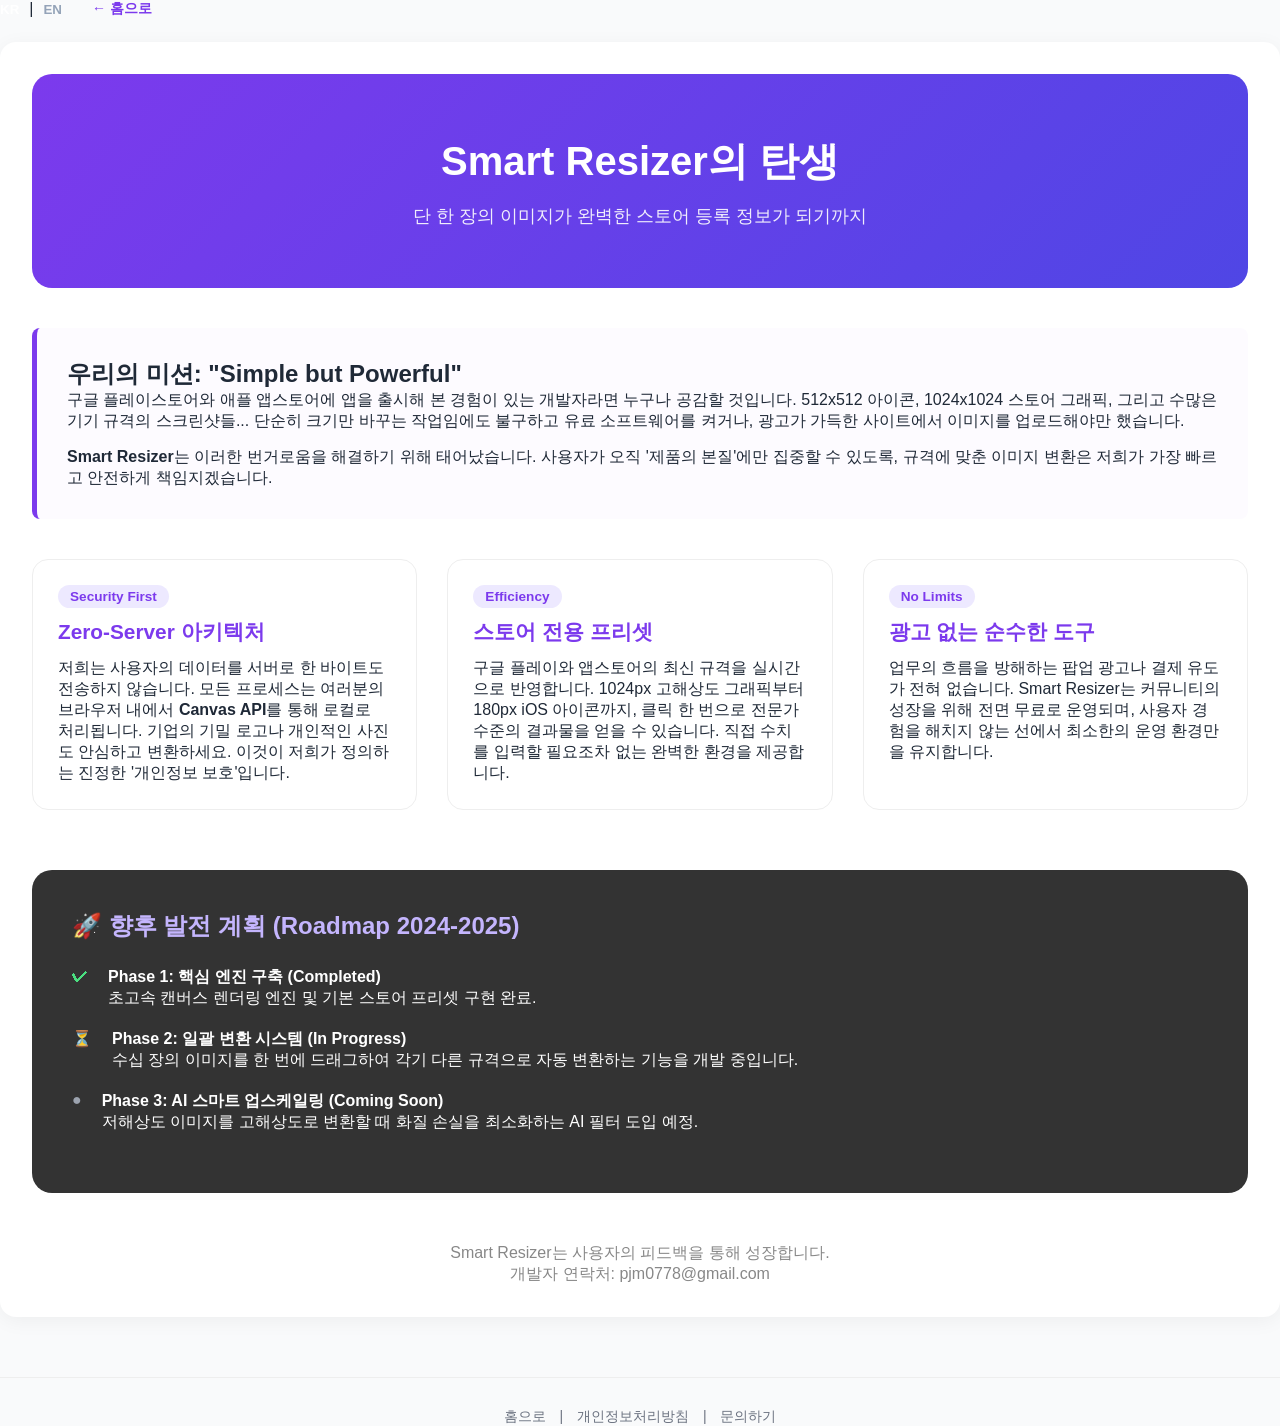
<file: about.html>
<!DOCTYPE html>
<html lang="ko">
<head>
<!-- Google tag (gtag.js) -->
<script async src="https://www.googletagmanager.com/gtag/js?id=G-EPY4W8WF1Y"></script>
<script>
  window.dataLayer = window.dataLayer || [];
  function gtag(){dataLayer.push(arguments);}
  gtag('js', new Date());

  gtag('config', 'G-EPY4W8WF1Y');
</script>
  <meta charset="UTF-8">
  <title data-i18n="aboutTitle">Smart Resizer - 서비스 소개 및 비전</title>
  <meta name="viewport" content="width=device-width, initial-scale=1.0">
  <link rel="stylesheet" href="style.css">
  <style>
    .about-hero {
      background: linear-gradient(135deg, #7c3aed 0%, #4f46e5 100%);
      color: white;
      padding: 60px 20px;
      border-radius: 20px;
      margin-bottom: 40px;
      text-align: center;
    }
    .about-hero h1 { color: white; font-size: 2.5rem; margin-bottom: 15px; }
    .about-hero p { font-size: 1.1rem; opacity: 0.9; }
    
    .vision-section {
      margin: 40px 0;
      padding: 30px;
      background: #fdfbff;
      border-left: 5px solid #7c3aed;
      border-radius: 8px;
    }
    
    .feature-list {
      display: grid;
      grid-template-columns: repeat(auto-fit, minmax(300px, 1fr));
      gap: 30px;
      margin: 40px 0;
    }
    
    .feature-item {
      padding: 25px;
      border: 1px solid #eee;
      border-radius: 16px;
      transition: all 0.3s ease;
    }
    .feature-item:hover {
      box-shadow: 0 10px 30px rgba(124, 58, 237, 0.1);
      border-color: #7c3aed;
    }
    .feature-item h3 { color: #7c3aed; margin-bottom: 12px; font-size: 1.3rem; }
    
    .tech-badge {
      display: inline-block;
      padding: 4px 12px;
      background: #ede9ff;
      color: #7c3aed;
      border-radius: 20px;
      font-size: 0.85rem;
      font-weight: 600;
      margin-bottom: 10px;
    }

    .roadmap {
      background: #333;
      color: white;
      padding: 40px;
      border-radius: 20px;
      margin-top: 60px;
    }
    .roadmap h2 { color: #c4b5fd; margin-bottom: 25px; }
    .roadmap-item {
      display: flex;
      gap: 20px;
      margin-bottom: 20px;
    }
    .status-done { color: #4ade80; }
    .status-doing { color: #fbbf24; }
    .status-todo { color: #9ca3af; }
  </style>
</head>
<body>
  <header>
    <div class="lang-selector">
      <button onclick="setLanguage('ko')" id="lang-ko">KR</button>
      <span class="divider">|</span>
      <button onclick="setLanguage('en')" id="lang-en">EN</button>
      <a href="index.html" style="text-decoration:none; color:#7c3aed; font-weight:bold; font-size:14px; margin-left:20px;" data-i18n="backHome">← 홈으로</a>
    </div>
  </header>
  
  <main class="container">
    <section class="about-hero">
      <h1 data-i18n="aboutHeroTitle">Smart Resizer의 탄생</h1>
      <p data-i18n="aboutHeroDesc">단 한 장의 이미지가 완벽한 스토어 등록 정보가 되기까지</p>
    </section>

    <section class="vision-section">
      <h2 data-i18n="visionTitle">우리의 미션: "Simple but Powerful"</h2>
      <p data-i18n="visionP1">
        구글 플레이스토어와 애플 앱스토어에 앱을 출시해 본 경험이 있는 개발자라면 누구나 공감할 것입니다. 
        512x512 아이콘, 1024x1024 스토어 그래픽, 그리고 수많은 기기 규격의 스크린샷들... 
        단순히 크기만 바꾸는 작업임에도 불구하고 유료 소프트웨어를 켜거나, 광고가 가득한 사이트에서 이미지를 업로드해야만 했습니다.
      </p>
      <p style="margin-top:15px;" data-i18n="visionP2">
        <strong>Smart Resizer</strong>는 이러한 번거로움을 해결하기 위해 태어났습니다. 
        사용자가 오직 '제품의 본질'에만 집중할 수 있도록, 규격에 맞춘 이미지 변환은 저희가 가장 빠르고 안전하게 책임지겠습니다.
      </p>
    </section>

    <div class="feature-list">
      <div class="feature-item">
        <span class="tech-badge" data-i18n="badgeSecurity">Security First</span>
        <h3 data-i18n="featSecTitle">Zero-Server 아키텍처</h3>
        <p data-i18n="featSecDesc">저희는 사용자의 데이터를 서버로 한 바이트도 전송하지 않습니다. 모든 프로세스는 여러분의 브라우저 내에서 <strong>Canvas API</strong>를 통해 로컬로 처리됩니다. 기업의 기밀 로고나 개인적인 사진도 안심하고 변환하세요. 이것이 저희가 정의하는 진정한 '개인정보 보호'입니다.</p>
      </div>
      
      <div class="feature-item">
        <span class="tech-badge" data-i18n="badgeEfficiency">Efficiency</span>
        <h3 data-i18n="featEffTitle">스토어 전용 프리셋</h3>
        <p data-i18n="featEffDesc">구글 플레이와 앱스토어의 최신 규격을 실시간으로 반영합니다. 1024px 고해상도 그래픽부터 180px iOS 아이콘까지, 클릭 한 번으로 전문가 수준의 결과물을 얻을 수 있습니다. 직접 수치를 입력할 필요조차 없는 완벽한 환경을 제공합니다.</p>
      </div>

      <div class="feature-item">
        <span class="tech-badge" data-i18n="badgeNoLimits">No Limits</span>
        <h3 data-i18n="featNoLimitTitle">광고 없는 순수한 도구</h3>
        <p data-i18n="featNoLimitDesc">업무의 흐름을 방해하는 팝업 광고나 결제 유도가 전혀 없습니다. Smart Resizer는 커뮤니티의 성장을 위해 전면 무료로 운영되며, 사용자 경험을 해치지 않는 선에서 최소한의 운영 환경만을 유지합니다.</p>
      </div>
    </div>

    <section class="roadmap">
      <h2 data-i18n="roadmapTitle">🚀 향후 발전 계획 (Roadmap 2024-2025)</h2>
      <div class="roadmap-item">
        <span class="status-done">✔</span>
        <div>
          <strong data-i18n="rm1Title">Phase 1: 핵심 엔진 구축 (Completed)</strong>
          <p data-i18n="rm1Desc">초고속 캔버스 렌더링 엔진 및 기본 스토어 프리셋 구현 완료.</p>
        </div>
      </div>
      <div class="roadmap-item">
        <span class="status-doing">⏳</span>
        <div>
          <strong data-i18n="rm2Title">Phase 2: 일괄 변환 시스템 (In Progress)</strong>
          <p data-i18n="rm2Desc">수십 장의 이미지를 한 번에 드래그하여 각기 다른 규격으로 자동 변환하는 기능을 개발 중입니다.</p>
        </div>
      </div>
      <div class="roadmap-item">
        <span class="status-todo">●</span>
        <div>
          <strong data-i18n="rm3Title">Phase 3: AI 스마트 업스케일링 (Coming Soon)</strong>
          <p data-i18n="rm3Desc">저해상도 이미지를 고해상도로 변환할 때 화질 손실을 최소화하는 AI 필터 도입 예정.</p>
        </div>
      </div>
    </section>

    <section style="margin-top:50px; text-align:center; color:#888;">
      <p data-i18n="contactInfo">Smart Resizer는 사용자의 피드백을 통해 성장합니다.</p>
      <p>개발자 연락처: pjm0778@gmail.com</p>
    </section>
  </main>

  <footer>
    <p>
      <a href="index.html" data-i18n="backHomeSimple">홈으로</a> |
      <a href="https://cooing-vacuum-46e.notion.site/3184e816cbe380c0a68adf9e49b65bcc" target="_blank" data-i18n="privacyPolicy">개인정보처리방침</a> |
      <a href="contact.html" data-i18n="contact">문의하기</a>
    </p>
  </footer>
  <script src="main.js"></script>
</body>
</html>
</file>
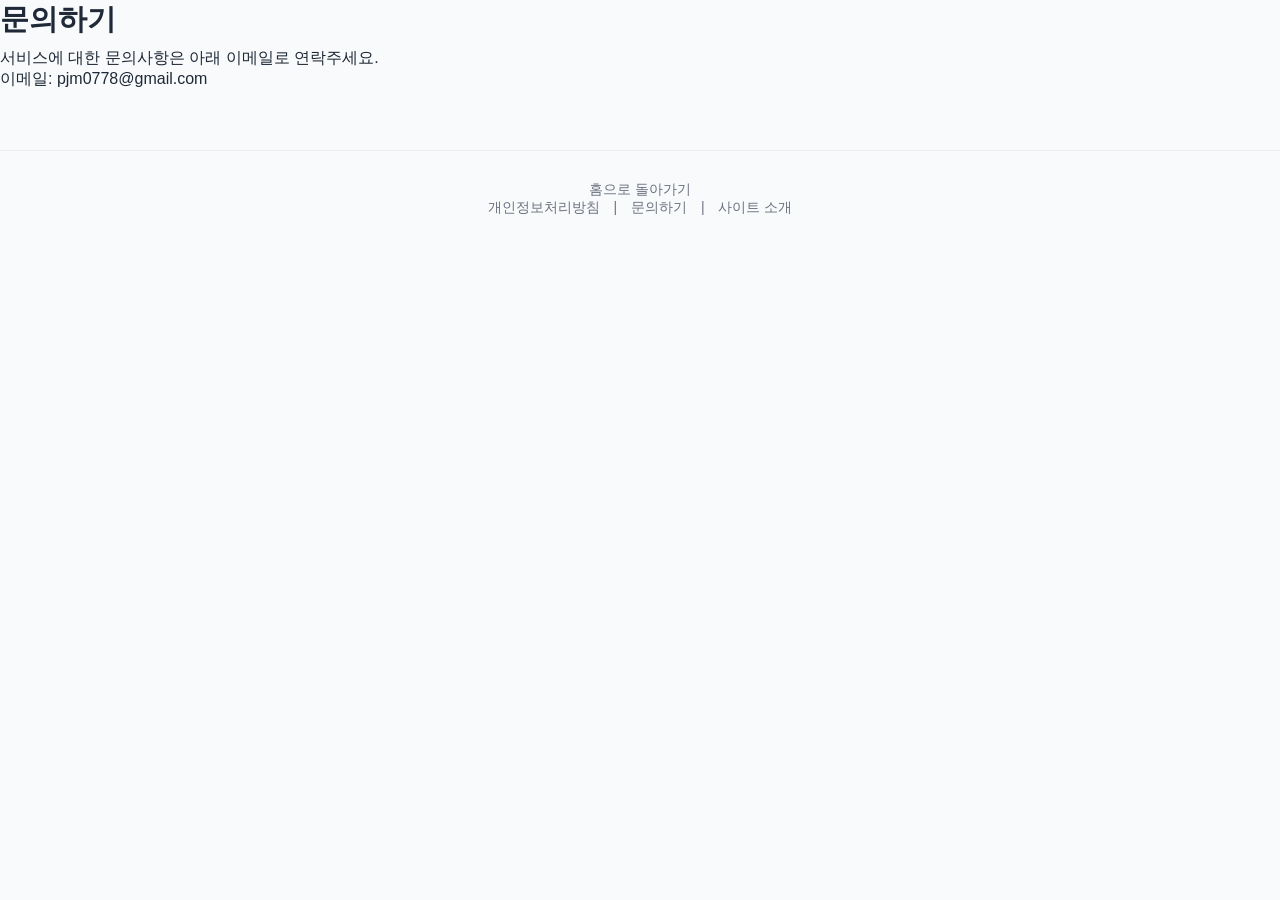
<file: contact.html>
<!DOCTYPE html>
<html lang="ko">
<head>
<!-- Google tag (gtag.js) -->
<script async src="https://www.googletagmanager.com/gtag/js?id=G-EPY4W8WF1Y"></script>
<script>
  window.dataLayer = window.dataLayer || [];
  function gtag(){dataLayer.push(arguments);}
  gtag('js', new Date());

  gtag('config', 'G-EPY4W8WF1Y');
</script>
  <meta charset="UTF-8">
  <title>문의하기</title>
  <meta name="viewport" content="width=device-width, initial-scale=1.0">
  <link rel="stylesheet" href="style.css">
</head>
<body>
  <header>
    <h1>문의하기</h1>
  </header>
  <main>
    <p>서비스에 대한 문의사항은 아래 이메일로 연락주세요.</p>
    <p>이메일: pjm0778@gmail.com</p>
  </main>
  <footer>
    <p><a href="index.html">홈으로 돌아가기</a></p>
    <p>
      <a href="https://cooing-vacuum-46e.notion.site/3184e816cbe380c0a68adf9e49b65bcc" target="_blank">개인정보처리방침</a> |
      <a href="contact.html">문의하기</a> |
      <a href="about.html">사이트 소개</a>
    </p>
  </footer>
</body>
</html>
</file>
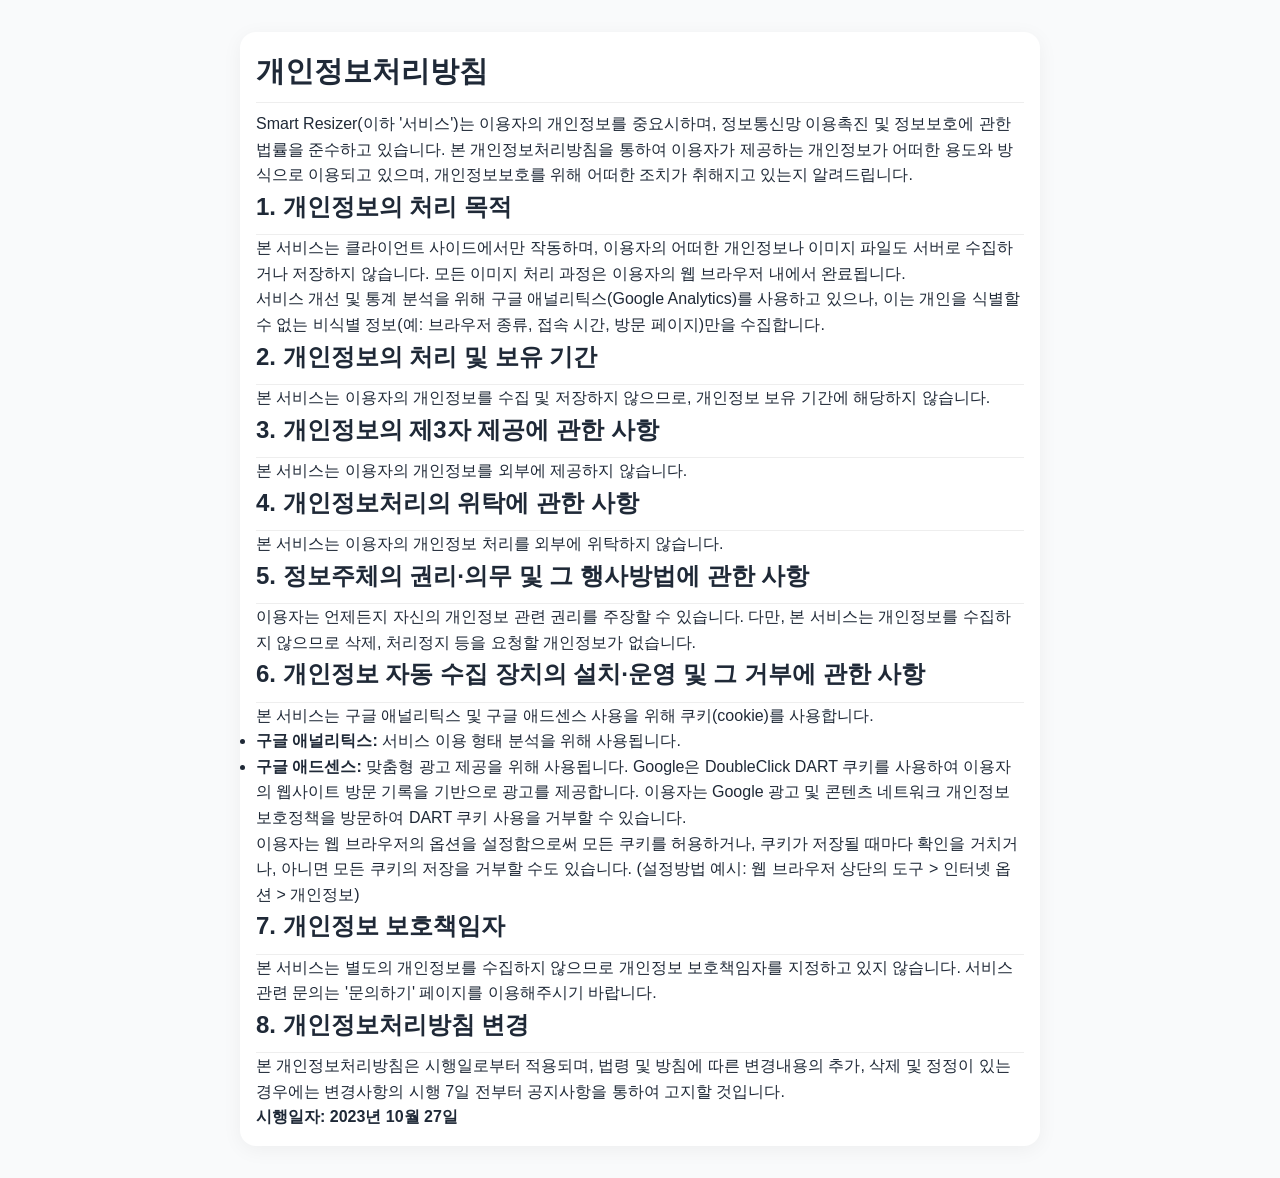
<file: privacy.html>
<!DOCTYPE html>
<html lang="ko">
<head>
    <meta charset="UTF-8">
    <meta name="viewport" content="width=device-width, initial-scale=1.0">
    <title>개인정보처리방침 - Smart Resizer</title>
    <link rel="stylesheet" href="style.css">
    <style>
        body {
            line-height: 1.6;
        }
        .container {
            max-width: 800px;
            margin: 2rem auto;
            padding: 1rem;
        }
        h1, h2 {
            border-bottom: 1px solid #eee;
            padding-bottom: 0.5rem;
        }
    </style>
</head>
<body>
    <div class="container">
        <h1>개인정보처리방침</h1>
        <p>Smart Resizer(이하 '서비스')는 이용자의 개인정보를 중요시하며, 정보통신망 이용촉진 및 정보보호에 관한 법률을 준수하고 있습니다. 본 개인정보처리방침을 통하여 이용자가 제공하는 개인정보가 어떠한 용도와 방식으로 이용되고 있으며, 개인정보보호를 위해 어떠한 조치가 취해지고 있는지 알려드립니다.</p>

        <h2>1. 개인정보의 처리 목적</h2>
        <p>본 서비스는 클라이언트 사이드에서만 작동하며, 이용자의 어떠한 개인정보나 이미지 파일도 서버로 수집하거나 저장하지 않습니다. 모든 이미지 처리 과정은 이용자의 웹 브라우저 내에서 완료됩니다.</p>
        <p>서비스 개선 및 통계 분석을 위해 구글 애널리틱스(Google Analytics)를 사용하고 있으나, 이는 개인을 식별할 수 없는 비식별 정보(예: 브라우저 종류, 접속 시간, 방문 페이지)만을 수집합니다.</p>

        <h2>2. 개인정보의 처리 및 보유 기간</h2>
        <p>본 서비스는 이용자의 개인정보를 수집 및 저장하지 않으므로, 개인정보 보유 기간에 해당하지 않습니다.</p>

        <h2>3. 개인정보의 제3자 제공에 관한 사항</h2>
        <p>본 서비스는 이용자의 개인정보를 외부에 제공하지 않습니다.</p>

        <h2>4. 개인정보처리의 위탁에 관한 사항</h2>
        <p>본 서비스는 이용자의 개인정보 처리를 외부에 위탁하지 않습니다.</p>

        <h2>5. 정보주체의 권리·의무 및 그 행사방법에 관한 사항</h2>
        <p>이용자는 언제든지 자신의 개인정보 관련 권리를 주장할 수 있습니다. 다만, 본 서비스는 개인정보를 수집하지 않으므로 삭제, 처리정지 등을 요청할 개인정보가 없습니다.</p>

        <h2>6. 개인정보 자동 수집 장치의 설치·운영 및 그 거부에 관한 사항</h2>
        <p>본 서비스는 구글 애널리틱스 및 구글 애드센스 사용을 위해 쿠키(cookie)를 사용합니다.</p>
        <ul>
            <li><strong>구글 애널리틱스:</strong> 서비스 이용 형태 분석을 위해 사용됩니다.</li>
            <li><strong>구글 애드센스:</strong> 맞춤형 광고 제공을 위해 사용됩니다. Google은 DoubleClick DART 쿠키를 사용하여 이용자의 웹사이트 방문 기록을 기반으로 광고를 제공합니다. 이용자는 Google 광고 및 콘텐츠 네트워크 개인정보보호정책을 방문하여 DART 쿠키 사용을 거부할 수 있습니다.</li>
        </ul>
        <p>이용자는 웹 브라우저의 옵션을 설정함으로써 모든 쿠키를 허용하거나, 쿠키가 저장될 때마다 확인을 거치거나, 아니면 모든 쿠키의 저장을 거부할 수도 있습니다. (설정방법 예시: 웹 브라우저 상단의 도구 > 인터넷 옵션 > 개인정보)</p>

        <h2>7. 개인정보 보호책임자</h2>
        <p>본 서비스는 별도의 개인정보를 수집하지 않으므로 개인정보 보호책임자를 지정하고 있지 않습니다. 서비스 관련 문의는 '문의하기' 페이지를 이용해주시기 바랍니다.</p>

        <h2>8. 개인정보처리방침 변경</h2>
        <p>본 개인정보처리방침은 시행일로부터 적용되며, 법령 및 방침에 따른 변경내용의 추가, 삭제 및 정정이 있는 경우에는 변경사항의 시행 7일 전부터 공지사항을 통하여 고지할 것입니다.</p>

        <p><strong>시행일자: 2023년 10월 27일</strong></p>
    </div>
</body>
</html>
</file>
<file: style.css>
* { box-sizing: border-box; margin: 0; padding: 0; }
:root {
  --primary: #7c3aed;
  --primary-light: #f5f3ff;
  --sidebar-bg: #1e1b4b;
  --sidebar-text: #e0e7ff;
  --text-main: #1f2937;
  --text-muted: #6b7280;
  --bg-main: #f9fafb;
}

body {
  font-family: 'Apple SD Gothic Neo', 'Noto Sans KR', sans-serif;
  color: var(--text-main);
  background: var(--bg-main);
  min-height: 100vh;
}

/* Dashboard Layout */
.dashboard-layout {
  display: flex;
  min-height: 100vh;
}

/* Sidebar Styles */
.sidebar {
  width: 260px;
  background: var(--sidebar-bg);
  color: var(--sidebar-text);
  display: flex;
  flex-direction: column;
  flex-shrink: 0;
  transition: all 0.3s ease;
  z-index: 1000;
}

.sidebar-header {
  padding: 24px;
  border-bottom: 1px solid rgba(255,255,255,0.1);
}

.sidebar-header .logo {
  font-size: 1.25rem;
  font-weight: 700;
  color: white;
}

.sidebar-nav {
  flex: 1;
  padding: 20px 0;
}

.sidebar-nav ul {
  list-style: none;
}

.nav-item {
  display: flex;
  align-items: center;
  padding: 12px 24px;
  color: var(--sidebar-text);
  text-decoration: none;
  font-size: 0.95rem;
  transition: all 0.2s;
  gap: 12px;
}

.nav-item:hover {
  background: rgba(255,255,255,0.05);
  color: white;
}

.nav-item.active {
  background: var(--primary);
  color: white;
  font-weight: 600;
}

.nav-item.divider {
  height: 1px;
  background: rgba(255,255,255,0.1);
  margin: 10px 0;
  padding: 0;
}

.sidebar-footer {
  padding: 20px;
  border-top: 1px solid rgba(255,255,255,0.1);
}

/* Main Content Area */
.main-content {
  flex: 1;
  padding: 40px;
  overflow-y: auto;
  max-width: 1200px;
  margin: 0 auto;
}

.tool-view {
  display: none;
  animation: fadeIn 0.3s ease;
}

.tool-view.active {
  display: block;
}

@keyframes fadeIn {
  from { opacity: 0; transform: translateY(10px); }
  to { opacity: 1; transform: translateY(0); }
}

/* Components */
.container {
  background: white;
  border-radius: 16px;
  padding: 32px;
  box-shadow: 0 4px 20px rgba(0,0,0,0.05);
  margin-top: 24px;
}

.placeholder-msg {
  text-align: center;
  padding: 60px;
  color: var(--text-muted);
  font-style: italic;
}

/* Mobile Header */
.mobile-header {
  display: none;
  background: var(--sidebar-bg);
  color: white;
  padding: 16px;
  align-items: center;
  justify-content: space-between;
}

.menu-toggle {
  background: none;
  border: none;
  color: white;
  font-size: 1.5rem;
  cursor: pointer;
}

/* Ad Slots Styling */
.ad-slot-top {
  width: 100%;
  min-height: 90px;
  background: #f8fafc;
  margin-bottom: 20px;
  border-radius: 8px;
  display: flex;
  align-items: center;
  justify-content: center;
  overflow: hidden;
  border: 1px solid #e2e8f0;
}

.sidebar-ad {
  padding: 20px;
  min-height: 250px;
  background: rgba(255,255,255,0.02);
  margin: 10px 0;
  display: flex;
  align-items: center;
  justify-content: center;
  border-top: 1px solid rgba(255,255,255,0.1);
  border-bottom: 1px solid rgba(255,255,255,0.1);
}

.ad-slot-bottom {
  width: 100%;
  min-height: 250px;
  background: #f8fafc;
  margin: 40px 0;
  border-radius: 12px;
  display: flex;
  align-items: center;
  justify-content: center;
  overflow: hidden;
  border: 1px solid #e2e8f0;
}

/* Helper for Ad Labels (Optional) */
.ad-slot-top::before, .ad-slot-bottom::before, .sidebar-ad::before {
  content: 'ADVERTISEMENT';
  position: absolute;
  font-size: 10px;
  color: #cbd5e1;
  letter-spacing: 1px;
}

/* Adjust Sidebar for Ad */
.sidebar-nav {
  flex: none; /* Allow navigation to take only needed space */
}

.sidebar {
  overflow-y: auto; /* Ensure sidebar scrollable if ad is tall */
}

/* (이후 기존 스타일들 유지) */
h1 { font-size: 1.8rem; margin-bottom: 8px; }
.subtitle { color: var(--text-muted); margin-bottom: 24px; }

.spec-box { background: var(--primary-light); border: 1px solid #ddd6fe; border-radius: 12px; padding: 20px; margin-bottom: 24px; }
.presets { display: flex; flex-wrap: wrap; gap: 10px; margin: 10px 0; }
.preset-btn {
  padding: 8px 16px; border: 1px solid #ddd6fe; border-radius: 30px;
  background: white; color: var(--primary); cursor: pointer; transition: 0.2s;
}
.preset-btn.active { background: var(--primary); color: white; border-color: var(--primary); }

.drop-zone {
  border: 2px dashed #ddd6fe; border-radius: 16px; padding: 60px 20px;
  text-align: center; cursor: pointer; background: #fafbff; transition: 0.2s;
  position: relative;
}
.drop-zone:hover, .drop-zone.dragover { border-color: var(--primary); background: #f5f3ff; }
.drop-zone.dragover::after {
  content: 'DROP HERE';
  position: absolute;
  top: 0; left: 0; right: 0; bottom: 0;
  display: flex; align-items: center; justify-content: center;
  background: rgba(124, 58, 237, 0.1);
  font-weight: bold; color: var(--primary);
  border-radius: 16px;
}

.custom-size-row { display: flex; gap: 10px; align-items: center; margin-top: 15px; }
.custom-size-row input { flex: 1; padding: 10px; border: 1px solid #ddd6fe; border-radius: 8px; outline: none; }
.apply-btn { padding: 10px 20px; border-radius: 8px; border: none; background: var(--primary); color: white; cursor: pointer; }
.apply-btn:disabled { background: #cbd5e1; cursor: not-allowed; }

.size-tag { display: inline-block; padding: 4px 12px; border-radius: 20px; background: #f3f4f6; font-size: 12px; margin-bottom: 10px; }
.size-tag.primary { background: var(--primary-light); color: var(--primary); font-weight: 600; }

#bgLoading {
  background: white; border-radius: 16px; padding: 40px; text-align: center;
  box-shadow: 0 4px 20px rgba(0,0,0,0.05); margin-top: 20px;
}

canvas { max-width: 100%; height: auto; display: block; margin: 0 auto; }

.info-bar { margin: 15px 0; padding: 10px; border-radius: 8px; background: #f8fafc; text-align: center; font-weight: 500; }

.preview-area { display: none; gap: 30px; margin: 30px 0; }
.preview-area.show { display: flex; }
.preview-box { flex: 1; text-align: center; }
.preview-box img, .preview-box canvas { max-width: 100%; border-radius: 12px; box-shadow: 0 2px 10px rgba(0,0,0,0.1); }

.btn-group { display: flex; gap: 16px; margin-top: 30px; }
.btn { flex: 1; padding: 16px; border-radius: 12px; border: none; font-weight: 600; cursor: pointer; transition: 0.2s; }
.btn-primary { background: var(--primary); color: white; }
.btn-primary:hover { filter: brightness(1.1); }
.btn-secondary { background: #f3f4f6; color: #4b5563; }

footer { margin-top: 60px; padding-top: 30px; border-top: 1px solid #eee; font-size: 14px; color: var(--text-muted); text-align: center; }
footer a { color: var(--text-muted); margin: 0 10px; text-decoration: none; }

/* Responsive */
@media (max-width: 992px) {
  .sidebar {
    position: fixed;
    left: -260px;
    height: 100vh;
  }
  .sidebar.open { left: 0; }
  .mobile-header { display: flex; }
  .main-content { padding: 20px; }
}

/* Checkerboard Background */
.checker {
  background-image: linear-gradient(45deg, #e5e7eb 25%, transparent 25%),
    linear-gradient(-45deg, #e5e7eb 25%, transparent 25%),
    linear-gradient(45deg, transparent 75%, #e5e7eb 75%),
    linear-gradient(-45deg, transparent 75%, #e5e7eb 75%);
  background-size: 20px 20px;
  background-position: 0 0, 0 10px, 10px -10px, -10px 0px;
  padding: 10px;
  border-radius: 12px;
}

.lang-selector { display: flex; gap: 10px; align-items: center; }
.lang-selector button { background: none; border: none; color: #94a3b8; cursor: pointer; font-weight: 600; }
.lang-selector button.active { color: white; }
</file>
